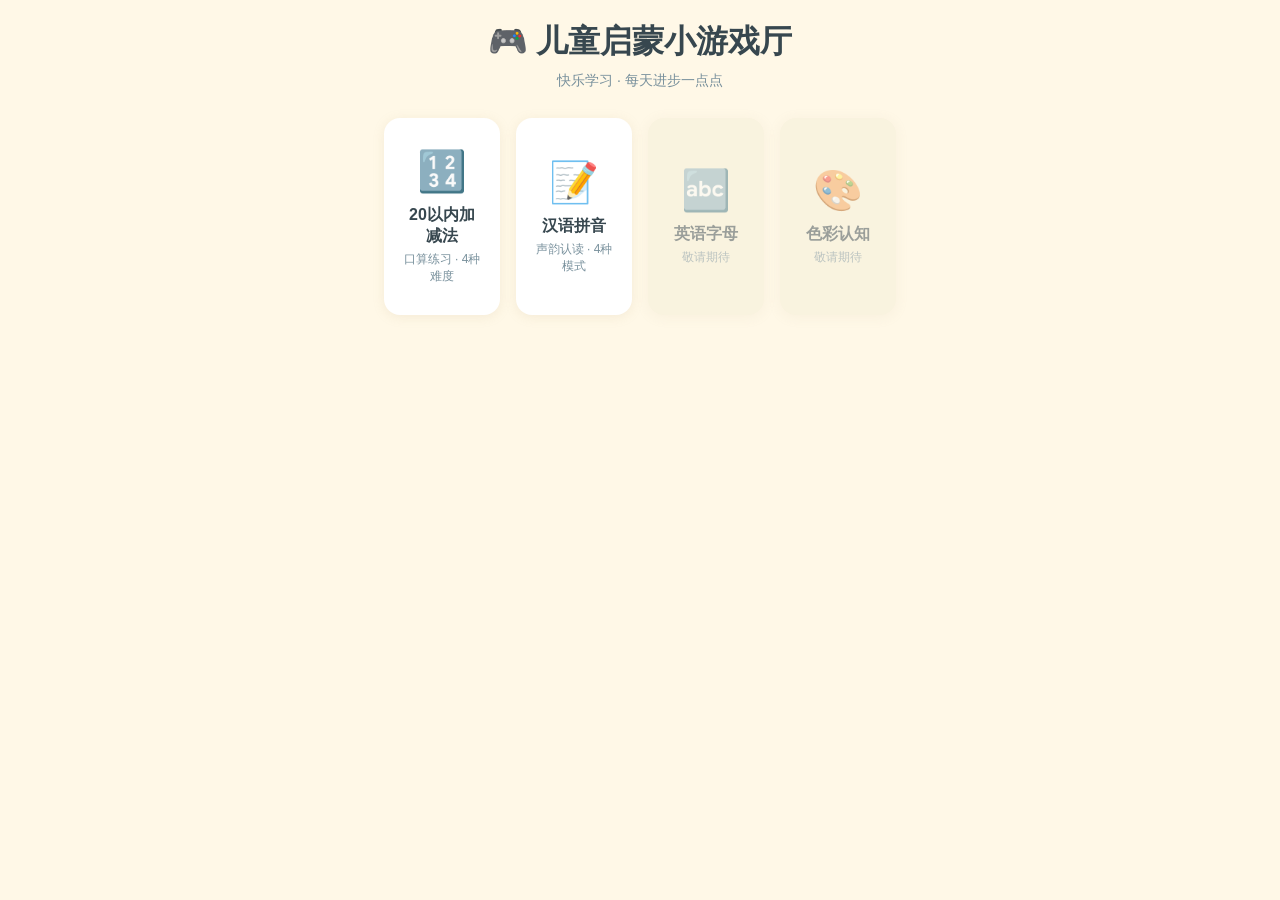
<file: index.html>
<!DOCTYPE html>
<html lang="zh-CN">
<head>
<meta charset="UTF-8">
<meta name="viewport" content="width=device-width, initial-scale=1.0, maximum-scale=1.0, user-scalable=no, viewport-fit=cover">
<meta name="theme-color" content="#FFF8E7">
<title>儿童启蒙小游戏厅</title>
<link rel="stylesheet" href="assets/style.css">
</head>
<body>
  <div class="lobby">
    <h1 class="lobby-title">🎮 儿童启蒙小游戏厅</h1>
    <p class="lobby-sub">快乐学习 · 每天进步一点点</p>

    <div class="game-grid">
      <a href="math-game/index.html" class="game-card">
        <div class="game-icon">🔢</div>
        <div class="game-name">20以内加减法</div>
        <div class="game-desc">口算练习 · 4种难度</div>
      </a>

      <a href="pinyin-game/index.html" class="game-card">
        <div class="game-icon">📝</div>
        <div class="game-name">汉语拼音</div>
        <div class="game-desc">声韵认读 · 4种模式</div>
      </a>

      <div class="game-card disabled">
        <div class="game-icon">🔤</div>
        <div class="game-name">英语字母</div>
        <div class="game-desc">敬请期待</div>
      </div>

      <div class="game-card disabled">
        <div class="game-icon">🎨</div>
        <div class="game-name">色彩认知</div>
        <div class="game-desc">敬请期待</div>
      </div>
    </div>
  </div>

<script src="assets/game.js"></script>
<script>
"use strict";
// 首页只是导航,无需额外初始化
</script>
</body>
</html>
</file>
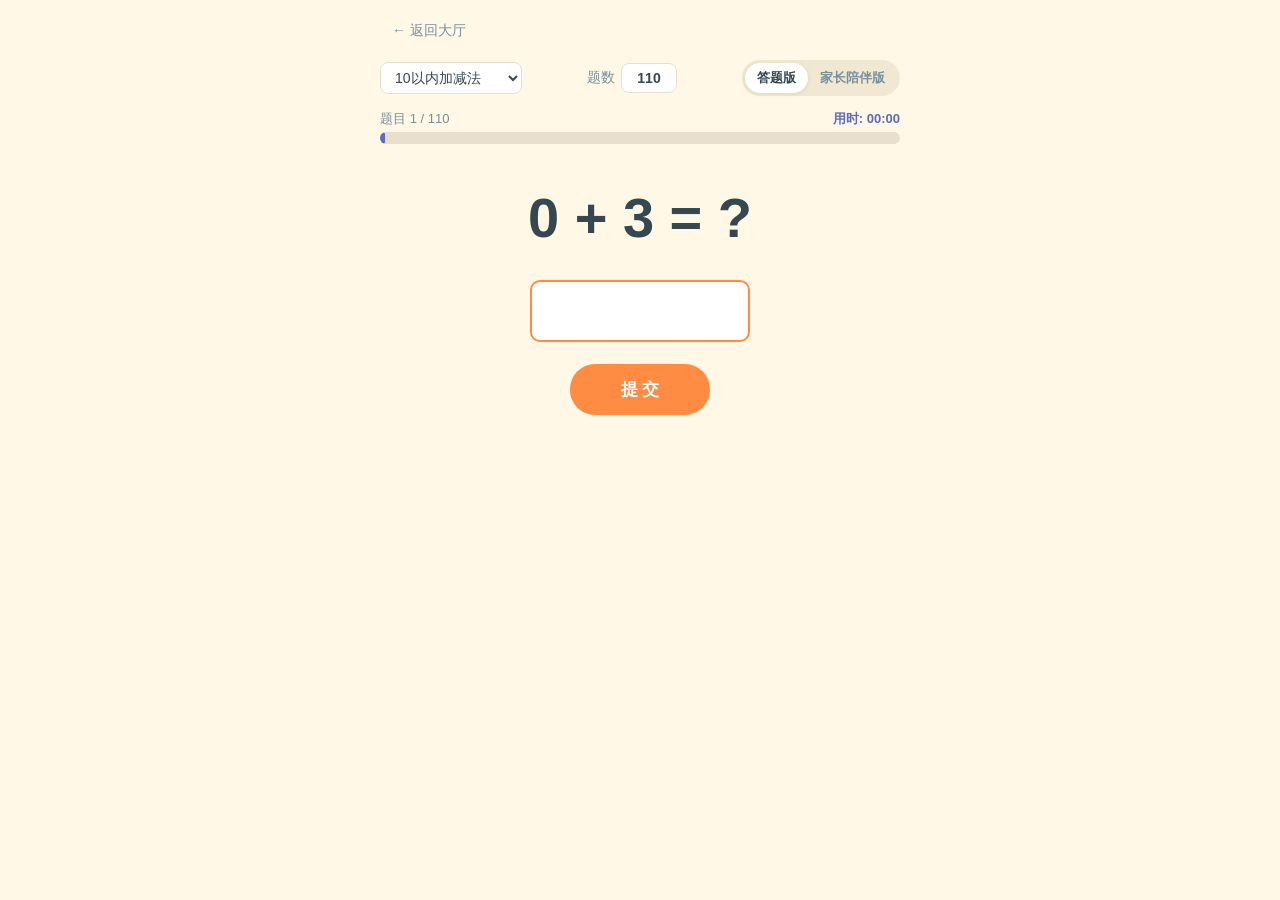
<file: math-game/index.html>
<!DOCTYPE html>
<html lang="zh-CN">
<head>
<meta charset="UTF-8">
<meta name="viewport" content="width=device-width, initial-scale=1.0, maximum-scale=1.0, user-scalable=no, viewport-fit=cover">
<meta name="theme-color" content="#FFF8E7">
<title>20以内加减法</title>
<link rel="stylesheet" href="../assets/style.css">
<style>
  /* 数学游戏特有样式 */
  .num-input {
    font-family: "Comic Sans MS", "Segoe UI", "Microsoft YaHei UI", sans-serif;
  }
  .q-display {
    font-family: "Comic Sans MS", "Segoe UI", "Microsoft YaHei UI", sans-serif;
  }
  /* 题数自定义 */
  .count-box {
    display: flex;
    align-items: center;
    gap: 6px;
    font-size: 14px;
    color: #78909C;
  }
  .count-input {
    width: 56px;
    padding: 6px 4px;
    font-family: inherit;
    font-size: 14px;
    font-weight: bold;
    text-align: center;
    color: #37474F;
    background: #FFFFFF;
    border: 1px solid #E8E0CC;
    border-radius: 8px;
    outline: none;
  }
  .count-input:focus { border-color: #FF8C42; }
  .count-note {
    font-size: 12px;
    color: #FF8C42;
    text-align: center;
    min-height: 1.2em;
    margin: -14px 0 12px;
  }
  /* 答题版 / 家长陪伴版 分段切换 */
  .top-controls { flex-wrap: wrap; gap: 8px; }
  .seg {
    display: inline-flex;
    background: #F0E8D2;
    border-radius: 18px;
    padding: 3px;
  }
  .seg-btn {
    font-family: inherit;
    font-size: 13px;
    font-weight: bold;
    color: #78909C;
    background: transparent;
    border: none;
    border-radius: 15px;
    padding: 6px 12px;
    cursor: pointer;
    transition: background 0.12s, color 0.12s;
    white-space: nowrap;
  }
  .seg-btn.active {
    background: #FFFFFF;
    color: #37474F;
    box-shadow: 0 1px 4px rgba(180, 160, 120, 0.25);
  }
  /* 家长陪伴版:隐藏输入框,放大算式并垂直居中 */
  .app.parent-mode .question {
    font-size: clamp(44px, 14vw, 68px);
    margin: 0;
    flex: 1;
    display: flex;
    align-items: center;
    justify-content: center;
  }
  .app.parent-mode .submit-row { margin-bottom: 28px; }
  .app.parent-mode .question.end-text {
    font-size: clamp(28px, 9vw, 40px);
  }
</style>
</head>
<body>
  <div class="app">
    <div class="top">
      <a href="../index.html" class="back-btn">← 返回大厅</a>
    </div>
    <div class="top top-controls">
      <select id="modeSelect" class="mode-select">
        <option value="10以内加减法" selected>10以内加减法</option>
        <option value="20以内加减法">20以内加减法</option>
        <option value="20以内进位加法">20以内进位加法</option>
        <option value="20以内退位减法">20以内退位减法</option>
      </select>
      <div class="count-box">
        题数
        <input id="countInput" class="count-input" type="text" inputmode="numeric"
               autocomplete="off" pattern="[0-9]*" maxlength="3" value="110">
      </div>
      <div class="seg" id="playSeg">
        <button id="segAnswer" class="seg-btn active" type="button">答题版</button>
        <button id="segParent" class="seg-btn" type="button">家长陪伴版</button>
      </div>
    </div>

    <div class="info">
      <div class="progress-info">题目 <span id="qIdx">1</span> / <span id="qTotal">110</span></div>
      <div class="time-info" id="timeInfo">用时: 00:00</div>
    </div>

    <div class="progress-bar">
      <div class="bar" id="bar" style="width:0%"></div>
    </div>

    <div class="count-note" id="countNote"></div>

    <div class="question q-display" id="question">17 + 3 = ?</div>

    <input id="answer" class="answer-input num-input" type="text" inputmode="numeric"
           autocomplete="off" pattern="[0-9]*" maxlength="3">

    <div class="submit-row">
      <button id="submitBtn" class="btn">提 交</button>
    </div>

    <div class="feedback" id="feedback"></div>

    <div class="bottom-row" id="bottomRow">
      <button id="restartBtn" class="btn green">再来一局</button>
      <button id="reviewBtn" class="btn blue">查看错题</button>
    </div>
  </div>

  <div class="modal-mask" id="modalMask">
    <div class="modal">
      <div class="modal-title" id="modalTitle">错题回顾</div>
      <div class="modal-list" id="modalList"></div>
      <div style="text-align:center;">
        <button id="modalCloseBtn" class="btn gray">关 闭</button>
      </div>
    </div>
  </div>

<script src="../assets/game.js"></script>
<script>
"use strict";

const Lib = window.GameLib;
const $ = Lib.$;
const randInt = Lib.randInt;
const AudioSystem = Lib.AudioSystem;
const FxSystem = Lib.FxSystem;
const TimerSystem = Lib.TimerSystem;
const ModalSystem = Lib.ModalSystem;
window.GameLib.bindGlobalEvents();

// ---- 数学游戏配置 ----
const CONFIG = {
  defaultCount: 110,      // 默认题目数
  minCount: 1,
  maxCount: 999,
};

const MODES = {
  "10以内加减法":   { max: 10, type: "any" },
  "20以内加减法":   { max: 20, type: "any" },
  "20以内进位加法": { max: 20, type: "carry_add" },
  "20以内退位减法": { max: 20, type: "borrow_sub" },
};

// ---- 状态 ----
const state = {
  mode: "10以内加减法",
  playMode: "answer",     // "answer"=答题版 | "parent"=家长陪伴版
  total: 0,               // 本局实际题目数
  questions: [],          // 本局题目(乱序、不重复)
  qIndex: 0,
  retries: 0,             // 当前题目答错次数
  wrongTimes: 0,          // 本局累计答错次数
  currentAnswer: 0,
  currentQText: "",
  gameOver: false,
  wrongList: [],          // 需要重做的题(首次答错)
  awaitingNext: false,
  startAt: 0,             // 本局开始时间戳(ms)
  elapsedMs: 0,           // 本局已用时长(ms)
  clockJob: null,         // 总时长刷新任务
};

// ---- DOM ----
const modeSelect = $("modeSelect");
const qIdxEl = $("qIdx");
const qTotalEl = $("qTotal");
const timeInfo = $("timeInfo");
const bar = $("bar");
const questionEl = $("question");
const answerEl = $("answer");
const submitBtn = $("submitBtn");
const feedbackEl = $("feedback");
const bottomRow = $("bottomRow");
const restartBtn = $("restartBtn");
const reviewBtn = $("reviewBtn");
const modalMask = $("modalMask");
const modalTitle = $("modalTitle");
const modalList = $("modalList");
const modalCloseBtn = $("modalCloseBtn");
const countInput = $("countInput");
const countNote = $("countNote");
const segAnswer = $("segAnswer");
const segParent = $("segParent");
const appEl = document.querySelector(".app");

// 切换 答题版 / 家长陪伴版 的界面表现
function applyPlayMode() {
  const parent = state.playMode === "parent";
  appEl.classList.toggle("parent-mode", parent);
  segAnswer.classList.toggle("active", !parent);
  segParent.classList.toggle("active", parent);
  submitBtn.textContent = parent ? "下一题 →" : "提 交";
  answerEl.style.display = parent ? "none" : "";
}

// ---- 生成某模式的全部不重复题目池 ----
function buildPool(modeName) {
  const cfg = MODES[modeName];
  const maxN = cfg.max;
  const t = cfg.type;
  const seen = new Set();
  const pool = [];
  function push(text, ans) {
    if (seen.has(text)) return;
    seen.add(text);
    pool.push({ text: text, answer: ans });
  }
  if (t === "any") {
    for (let a = 0; a <= maxN; a++) {
      for (let b = 0; a + b <= maxN; b++) {
        push(`${a} + ${b} = ?`, a + b);
      }
    }
    for (let a = 0; a <= maxN; a++) {
      for (let b = 0; b <= a; b++) {
        push(`${a} - ${b} = ?`, a - b);
      }
    }
  } else if (t === "carry_add") {
    // 进位加法:两个一位数相加,和满十(即需进位)
    for (let a = 1; a <= 9; a++) {
      for (let b = 10 - a; b <= 9; b++) {
        push(`${a} + ${b} = ?`, a + b);
      }
    }
  } else {
    // 退位减法:十几减一位数,个位不够减(即需退位)
    for (let u = 0; u <= 9; u++) {
      const a = 10 + u;
      for (let b = u + 1; b <= 9; b++) {
        push(`${a} - ${b} = ?`, a - b);
      }
    }
  }
  return pool;
}

// ---- 洗牌(Fisher-Yates) ----
function shuffle(arr) {
  const a = arr.slice();
  for (let i = a.length - 1; i > 0; i--) {
    const j = randInt(0, i);
    const tmp = a[i]; a[i] = a[j]; a[j] = tmp;
  }
  return a;
}

// ---- 初始化特效与弹窗 ----
FxSystem.init(questionEl, answerEl);
ModalSystem.init(modalMask, modalTitle, modalList, modalCloseBtn);

// ---- 游戏流程 ----
function newRound() {
  // 读取自定义题数
  let n = parseInt(countInput.value, 10);
  if (isNaN(n) || n < CONFIG.minCount) n = CONFIG.defaultCount;
  if (n > CONFIG.maxCount) n = CONFIG.maxCount;

  // 生成不重复题库,随机顺序,取前 n 道
  const pool = buildPool(state.mode);
  if (n > pool.length) {
    countNote.textContent = `该模式共有 ${pool.length} 道不重复题目,已自动调整为 ${pool.length} 题`;
    n = pool.length;
  } else {
    countNote.textContent = "";
  }
  countInput.value = n;

  state.total = n;
  state.questions = shuffle(pool).slice(0, n);
  state.qIndex = 0;
  state.retries = 0;
  state.wrongTimes = 0;
  state.wrongList = [];
  state.gameOver = false;
  state.awaitingNext = false;
  FxSystem.setGameOver(false);
  FxSystem.resetIdx();
  applyPlayMode();
  bottomRow.classList.remove("show");
  submitBtn.style.display = "";
  submitBtn.disabled = false;
  answerEl.disabled = false;
  qTotalEl.textContent = state.total;
  startClock();
  nextQuestion();
}

function nextQuestion() {
  if (state.qIndex >= state.total) {
    finish();
    return;
  }
  const q = state.questions[state.qIndex];
  state.qIndex++;
  qIdxEl.textContent = state.qIndex;
  feedbackEl.textContent = "";
  feedbackEl.className = "feedback";

  state.currentQText = q.text;
  state.currentAnswer = q.answer;
  // 家长陪伴版只出示算式本身,去掉末尾的 "= ?"
  questionEl.textContent = state.playMode === "parent"
    ? q.text.replace(/\s*=\s*\?\s*$/, "")
    : q.text;
  questionEl.classList.remove("end-text");

  answerEl.value = "";
  answerEl.disabled = false;
  answerEl.className = "answer-input num-input";
  if (state.playMode !== "parent") {
    setTimeout(() => { if (!state.gameOver) answerEl.focus(); }, 50);
  }

  // 进度条按已作答题目占比显示
  const ratio = state.total ? (state.qIndex / state.total) : 0;
  bar.style.width = (ratio * 100) + "%";
}

// ---- 总用时计时 ----
function fmtTime(ms) {
  const total = Math.floor(ms / 1000);
  const m = Math.floor(total / 60);
  const s = total % 60;
  return (m < 10 ? "0" + m : m) + ":" + (s < 10 ? "0" + s : s);
}

function startClock() {
  stopClock();
  state.startAt = Date.now();
  state.elapsedMs = 0;
  timeInfo.className = "time-info";
  timeInfo.textContent = "用时: 00:00";
  const tick = () => {
    if (state.gameOver) return;
    state.elapsedMs = Date.now() - state.startAt;
    timeInfo.textContent = "用时: " + fmtTime(state.elapsedMs);
    state.clockJob = setTimeout(tick, 500);
  };
  state.clockJob = setTimeout(tick, 500);
}

function stopClock() {
  if (state.clockJob) {
    clearTimeout(state.clockJob);
    state.clockJob = null;
  }
}

function submit() {
  if (state.gameOver || state.awaitingNext) return;

  // 家长陪伴版:系统不判定,直接下一题
  if (state.playMode === "parent") {
    nextQuestion();
    return;
  }

  const raw = answerEl.value.trim();
  if (raw === "") {
    feedbackEl.textContent = "请输入答案";
    feedbackEl.className = "feedback red";
    answerEl.focus();
    return;
  }
  if (!/^-?\d+$/.test(raw)) {
    feedbackEl.textContent = "请输入整数";
    feedbackEl.className = "feedback red";
    return;
  }
  const userAns = parseInt(raw, 10);

  if (userAns !== state.currentAnswer) {
    // 答错:只提醒,不提交,清空让用户重答
    state.wrongTimes++;
    if (state.retries === 0) {
      // 首次答错记录到错题本
      state.wrongList.push({
        q: state.currentQText,
        user: userAns,
        correct: state.currentAnswer,
      });
    }
    state.retries++;
    feedbackEl.textContent = "❌  答案不对,再想想~";
    feedbackEl.className = "feedback red";
    AudioSystem.wrong();
    FxSystem.triggerWrong();
    answerEl.value = "";
    answerEl.focus();
    return;
  }

  // 答对:提交,进入下一题
  state.awaitingNext = true;
  feedbackEl.textContent = "✅  正确!";
  feedbackEl.className = "feedback green";
  AudioSystem.correct();
  FxSystem.triggerCorrect();
  answerEl.disabled = true;
  const resumeDelay = 1000;
  setTimeout(() => {
    state.awaitingNext = false;
    state.retries = 0;
    nextQuestion();
  }, resumeDelay);
}

function finish() {
  state.gameOver = true;
  FxSystem.setGameOver(true);
  stopClock();
  // 定格最终用时
  state.elapsedMs = Date.now() - state.startAt;
  const durationStr = fmtTime(state.elapsedMs);
  FxSystem.clearAll();
  questionEl.textContent = "练习结束";
  questionEl.classList.add("end-text");
  if (state.playMode === "parent") {
    // 家长陪伴版:无判定统计,只列题数和总用时
    feedbackEl.innerHTML = `共 ${state.total} 道题 · 总用时 ${durationStr}`;
  } else {
    const firstRight = state.total - state.wrongList.length;
    const percent = state.total ? Math.floor(firstRight / state.total * 100) : 0;
    let comment;
    if (percent >= 90) comment = "太棒了!";
    else if (percent >= 60) comment = "不错,继续努力!";
    else comment = "加油,多练习会更好!";
    feedbackEl.innerHTML =
      `一次答对 ${firstRight} / ${state.total}(${percent}%)    ${comment}<br>` +
      `答错次数 ${state.wrongTimes}    总用时 ${durationStr}`;
  }
  feedbackEl.className = "feedback";
  timeInfo.textContent = "用时: " + durationStr;
  timeInfo.className = "time-info";
  bar.style.width = "100%";
  answerEl.disabled = true;
  submitBtn.style.display = "none";
  bottomRow.classList.add("show");
  if (state.playMode === "parent") {
    reviewBtn.textContent = "查看题目列表";
    reviewBtn.style.display = "";
  } else {
    reviewBtn.textContent = "查看错题";
    reviewBtn.style.display = state.wrongList.length > 0 ? "" : "none";
  }
}

// 家长陪伴版:按出题顺序列出本局全部算式及答案
function showAllQuestions() {
  modalTitle.textContent = "题目列表  (共 " + state.questions.length + " 题)";
  modalList.innerHTML = "";
  state.questions.forEach((q, i) => {
    const div = document.createElement("div");
    div.className = "modal-item";
    div.innerHTML =
      '<div class="modal-item-q">' + (i + 1) + '.  ' + q.text.replace(/\s*=\s*\?\s*$/, "") + '</div>' +
      '<div class="modal-item-a" style="color:#4CAF50;">答案: ' + q.answer + '</div>';
    modalList.appendChild(div);
  });
  modalMask.classList.add("show");
}

// ---- 事件绑定 ----
submitBtn.addEventListener("click", () => { AudioSystem.ensure(); submit(); });
answerEl.addEventListener("keydown", (e) => {
  if (e.key === "Enter") {
    e.preventDefault();
    AudioSystem.ensure();
    submit();
  }
});
answerEl.addEventListener("input", (e) => {
  const v = e.target.value;
  const cleaned = v.replace(/[^\d]/g, "");
  if (v !== cleaned) e.target.value = cleaned;
});
modeSelect.addEventListener("change", () => {
  state.mode = modeSelect.value;
  newRound();
});
// 题数输入:只允许数字;回车或失焦时以新题数开始新一局
countInput.addEventListener("input", (e) => {
  const v = e.target.value;
  const cleaned = v.replace(/[^\d]/g, "");
  if (v !== cleaned) e.target.value = cleaned;
});
countInput.addEventListener("keydown", (e) => {
  if (e.key === "Enter") {
    e.preventDefault();
    // 失焦触发 change 事件,由 change 统一重开一局
    countInput.blur();
    answerEl.focus();
  }
});
countInput.addEventListener("change", () => { newRound(); });
restartBtn.addEventListener("click", () => { AudioSystem.ensure(); newRound(); });
reviewBtn.addEventListener("click", () => {
  if (state.playMode === "parent") showAllQuestions();
  else ModalSystem.showWrong(state.wrongList);
});
// 分段控件:切换答题版/家长陪伴版,立即重开一局
segAnswer.addEventListener("click", () => {
  if (state.playMode === "answer") return;
  state.playMode = "answer";
  newRound();
});
segParent.addEventListener("click", () => {
  if (state.playMode === "parent") return;
  state.playMode = "parent";
  newRound();
});
// 家长陪伴版没有输入框,回车键直接下一题(电脑端快速过题)
// 注意:焦点在按钮上时回车会触发按钮原生 click,此处跳过避免重复前进;
// 焦点在题数输入框时回车用于重开一局,同样跳过。
document.addEventListener("keydown", (e) => {
  if (e.key !== "Enter" || state.playMode !== "parent") return;
  const el = document.activeElement;
  if (el === countInput || (el && el.tagName === "BUTTON")) return;
  e.preventDefault();
  submit();
});

// ---- 启动 ----
newRound();
</script>
</body>
</html>
</file>
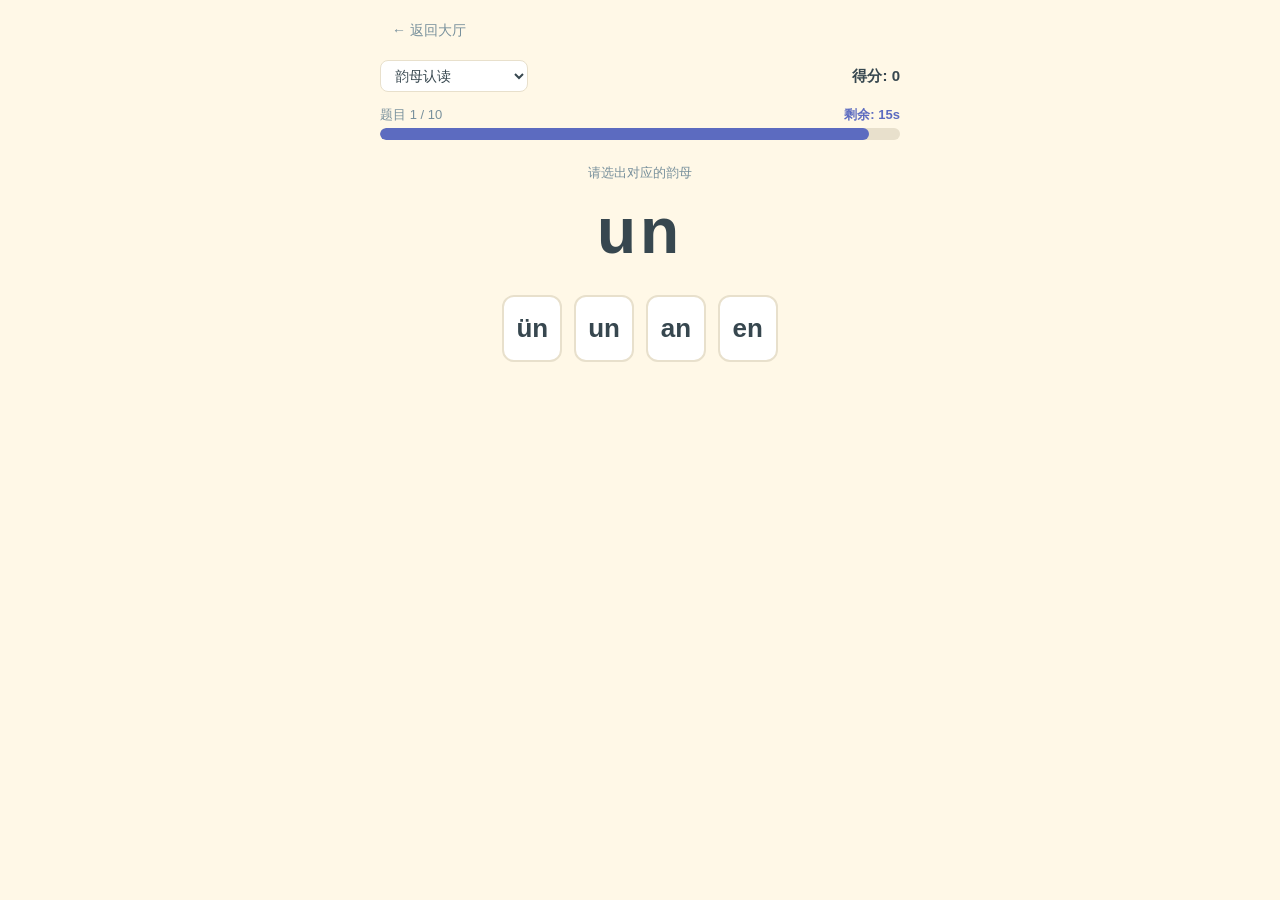
<file: pinyin-game/index.html>
<!DOCTYPE html>
<html lang="zh-CN">
<head>
<meta charset="UTF-8">
<meta name="viewport" content="width=device-width, initial-scale=1.0, maximum-scale=1.0, user-scalable=no, viewport-fit=cover">
<meta name="theme-color" content="#FFF8E7">
<title>汉语拼音练习</title>
<link rel="stylesheet" href="../assets/style.css">
<style>
  /* 拼音游戏特有样式 */
  .pinyin-display {
    font-family: "Comic Sans MS", "Segoe UI", "Microsoft YaHei UI", sans-serif;
    font-size: clamp(40px, 14vw, 64px);
    font-weight: bold;
    text-align: center;
    margin: 4px 0 24px;
    color: #37474F;
    min-height: 1.2em;
    letter-spacing: 4px;
  }
  .options {
    display: grid;
    grid-template-columns: repeat(2, 1fr);
    gap: 12px;
    margin-bottom: 20px;
    max-width: 360px;
    margin-left: auto;
    margin-right: auto;
  }
  .option-btn {
    padding: 16px 12px;
    font-family: "Comic Sans MS", "Segoe UI", "Microsoft YaHei UI", sans-serif;
    font-size: clamp(20px, 6vw, 26px);
    font-weight: bold;
    background: #FFFFFF;
    color: #37474F;
    border: 2px solid #E8E0CC;
    border-radius: 12px;
    cursor: pointer;
    transition: all 0.12s;
    text-align: center;
    min-height: 56px;
  }
  .option-btn:hover {
    border-color: #FF8C42;
    background: #FFF8E7;
  }
  .option-btn:active {
    transform: scale(0.97);
  }
  .option-btn.correct {
    border-color: #4CAF50;
    background: #E8F5E9;
    color: #4CAF50;
  }
  .option-btn.wrong {
    border-color: #F44336;
    background: #FFEBEE;
    color: #F44336;
  }
  .option-btn[disabled] {
    cursor: default;
    opacity: 0.7;
  }
  .pinyin-game .question { display: none; } /* 数学题样式不用 */
  .pinyin-game .answer-input { display: none; } /* 不用输入框 */
  .hint {
    text-align: center;
    font-size: 13px;
    color: #78909C;
    margin-bottom: 8px;
  }
  @media (min-width: 600px) {
    .options { grid-template-columns: repeat(4, 1fr); }
  }
</style>
</head>
<body>
  <div class="app pinyin-game">
    <div class="top">
      <a href="../index.html" class="back-btn">← 返回大厅</a>
    </div>
    <div class="top">
      <select id="modeSelect" class="mode-select">
        <option value="声母">声母认读</option>
        <option value="韵母" selected>韵母认读</option>
        <option value="整体认读">整体认读音节</option>
        <option value="完整拼音">完整拼音 → 汉字</option>
      </select>
      <div class="score-label">得分: <span id="score">0</span></div>
    </div>

    <div class="info">
      <div class="progress-info">题目 <span id="qIdx">1</span> / <span id="qTotal">10</span></div>
      <div class="time-info" id="timeInfo">剩余: 15s</div>
    </div>

    <div class="progress-bar">
      <div class="bar" id="bar"></div>
    </div>

    <div class="hint" id="hint">请选出正确的拼音</div>
    <div class="pinyin-display" id="pinyinDisplay">ā</div>

    <div class="options" id="options">
      <!-- 选项按钮由 JS 动态生成 -->
    </div>

    <div class="feedback" id="feedback"></div>

    <div class="bottom-row" id="bottomRow">
      <button id="restartBtn" class="btn green">再来一局</button>
      <button id="reviewBtn" class="btn blue">查看错题</button>
    </div>
  </div>

  <div class="modal-mask" id="modalMask">
    <div class="modal">
      <div class="modal-title" id="modalTitle">错题回顾</div>
      <div class="modal-list" id="modalList"></div>
      <div style="text-align:center;">
        <button id="modalCloseBtn" class="btn gray">关 闭</button>
      </div>
    </div>
  </div>

<script src="../assets/game.js"></script>
<script>
"use strict";

const Lib = window.GameLib;
const $ = Lib.$;
const randInt = Lib.randInt;
const AudioSystem = Lib.AudioSystem;
const FxSystem = Lib.FxSystem;
const TimerSystem = Lib.TimerSystem;
const ModalSystem = Lib.ModalSystem;
window.GameLib.bindGlobalEvents();

// ---- 拼音题库 ----
const PINYIN_DATA = {
  "声母": {
    hint: "请选出对应的声母",
    questions: [
      { display: "b", options: ["b", "p", "m", "f"], answer: "b" },
      { display: "p", options: ["b", "p", "m", "f"], answer: "p" },
      { display: "m", options: ["b", "p", "m", "f"], answer: "m" },
      { display: "f", options: ["b", "p", "m", "f"], answer: "f" },
      { display: "d", options: ["d", "t", "n", "l"], answer: "d" },
      { display: "t", options: ["d", "t", "n", "l"], answer: "t" },
      { display: "n", options: ["d", "t", "n", "l"], answer: "n" },
      { display: "l", options: ["d", "t", "n", "l"], answer: "l" },
      { display: "g", options: ["g", "k", "h", "j"], answer: "g" },
      { display: "k", options: ["g", "k", "h", "j"], answer: "k" },
      { display: "h", options: ["g", "k", "h", "j"], answer: "h" },
      { display: "j", options: ["j", "q", "x", "zh"], answer: "j" },
      { display: "q", options: ["j", "q", "x", "zh"], answer: "q" },
      { display: "x", options: ["j", "q", "x", "zh"], answer: "x" },
      { display: "zh", options: ["zh", "ch", "sh", "r"], answer: "zh" },
      { display: "ch", options: ["zh", "ch", "sh", "r"], answer: "ch" },
      { display: "sh", options: ["zh", "ch", "sh", "r"], answer: "sh" },
      { display: "r", options: ["zh", "ch", "sh", "r"], answer: "r" },
      { display: "z", options: ["z", "c", "s", "y"], answer: "z" },
      { display: "c", options: ["z", "c", "s", "y"], answer: "c" },
      { display: "s", options: ["z", "c", "s", "y"], answer: "s" },
      { display: "y", options: ["y", "w", "l", "n"], answer: "y" },
      { display: "w", options: ["y", "w", "l", "n"], answer: "w" },
    ],
  },
  "韵母": {
    hint: "请选出对应的韵母",
    questions: [
      { display: "a", options: ["a", "o", "e", "i"], answer: "a" },
      { display: "o", options: ["a", "o", "e", "i"], answer: "o" },
      { display: "e", options: ["a", "o", "e", "i"], answer: "e" },
      { display: "i", options: ["i", "u", "ü", "er"], answer: "i" },
      { display: "u", options: ["i", "u", "ü", "er"], answer: "u" },
      { display: "ü", options: ["i", "u", "ü", "er"], answer: "ü" },
      { display: "er", options: ["er", "an", "en", "in"], answer: "er" },
      { display: "an", options: ["an", "en", "in", "un"], answer: "an" },
      { display: "en", options: ["an", "en", "in", "un"], answer: "en" },
      { display: "in", options: ["an", "en", "in", "un"], answer: "in" },
      { display: "un", options: ["an", "en", "un", "ün"], answer: "un" },
      { display: "ün", options: ["an", "en", "un", "ün"], answer: "ün" },
      { display: "ang", options: ["ang", "eng", "ing", "ong"], answer: "ang" },
      { display: "eng", options: ["ang", "eng", "ing", "ong"], answer: "eng" },
      { display: "ing", options: ["ang", "eng", "ing", "ong"], answer: "ing" },
      { display: "ong", options: ["ang", "eng", "ing", "ong"], answer: "ong" },
      { display: "ai", options: ["ai", "ei", "ui", "ao"], answer: "ai" },
      { display: "ei", options: ["ai", "ei", "ui", "ao"], answer: "ei" },
      { display: "ui", options: ["ai", "ei", "ui", "ao"], answer: "ui" },
      { display: "ao", options: ["ao", "ou", "iu", "ie"], answer: "ao" },
      { display: "ou", options: ["ao", "ou", "iu", "ie"], answer: "ou" },
      { display: "iu", options: ["ao", "ou", "iu", "ie"], answer: "iu" },
      { display: "ie", options: ["ie", "üe", "ai", "ei"], answer: "ie" },
      { display: "üe", options: ["ie", "üe", "ai", "ei"], answer: "üe" },
    ],
  },
  "整体认读": {
    hint: "请选出对应的整体认读音节",
    questions: [
      { display: "zhi", options: ["zhi", "chi", "shi", "ri"], answer: "zhi" },
      { display: "chi", options: ["zhi", "chi", "shi", "ri"], answer: "chi" },
      { display: "shi", options: ["zhi", "chi", "shi", "ri"], answer: "shi" },
      { display: "ri", options: ["zhi", "chi", "shi", "ri"], answer: "ri" },
      { display: "zi", options: ["zi", "ci", "si", "yi"], answer: "zi" },
      { display: "ci", options: ["zi", "ci", "si", "yi"], answer: "ci" },
      { display: "si", options: ["zi", "ci", "si", "yi"], answer: "si" },
      { display: "yi", options: ["yi", "wu", "yu", "ye"], answer: "yi" },
      { display: "wu", options: ["yi", "wu", "yu", "ye"], answer: "wu" },
      { display: "yu", options: ["yi", "wu", "yu", "ye"], answer: "yu" },
      { display: "ye", options: ["ye", "yue", "yuan", "yin"], answer: "ye" },
      { display: "yue", options: ["ye", "yue", "yuan", "yin"], answer: "yue" },
      { display: "yuan", options: ["yuan", "yin", "yun", "ying"], answer: "yuan" },
      { display: "yin", options: ["yuan", "yin", "yun", "ying"], answer: "yin" },
      { display: "yun", options: ["yuan", "yin", "yun", "ying"], answer: "yun" },
      { display: "ying", options: ["yuan", "yin", "yun", "ying"], answer: "ying" },
    ],
  },
  "完整拼音": {
    hint: "请选出对应汉字的拼音",
    questions: [
      { display: "妈", options: ["mā", "bā", "pā", "fā"], answer: "mā" },
      { display: "爸", options: ["bà", "mà", "pà", "fà"], answer: "bà" },
      { display: "米", options: ["mǐ", "bǐ", "pǐ", "fǐ"], answer: "mǐ" },
      { display: "花", options: ["huā", "kuā", "guā", "xuā"], answer: "huā" },
      { display: "哥", options: ["gē", "kē", "hē", "jē"], answer: "gē" },
      { display: "鸡", options: ["jī", "qī", "xī", "zhī"], answer: "jī" },
      { display: "兔", options: ["tù", "dù", "nù", "lù"], answer: "tù" },
      { display: "牛", options: ["niú", "liú", "diú", "tiú"], answer: "niú" },
      { display: "飞", options: ["fēi", "bēi", "pēi", "mēi"], answer: "fēi" },
      { display: "鱼", options: ["yú", "wú", "yǔ", "yǘ"], answer: "yú" },
      { display: "山", options: ["shān", "chān", "zhān", "rān"], answer: "shān" },
      { display: "水", options: ["shuǐ", "chuǐ", "zhuǐ", "ruǐ"], answer: "shuǐ" },
      { display: "日", options: ["rì", "zhì", "chì", "shì"], answer: "rì" },
      { display: "月", options: ["yuè", "yè", "yǚ", "yù"], answer: "yuè" },
      { display: "火", options: ["huǒ", "guǒ", "kuǒ", "duǒ"], answer: "huǒ" },
      { display: "风", options: ["fēng", "bēng", "pēng", "mēng"], answer: "fēng" },
    ],
  },
};

// ---- 配置 ----
const CONFIG = {
  totalQuestions: 10,
  secondsPerQuestion: 15,
  scoreCorrect: 10,
  scoreBonusMax: 5,
};

// ---- 状态 ----
const state = {
  mode: "韵母",
  qIndex: 0,
  score: 0,
  currentAnswer: "",
  currentQ: null,
  gameOver: false,
  wrongList: [],
  awaitingNext: false,
  shuffledQuestions: [],
  currentQText: "",
};

// ---- DOM ----
const modeSelect = $("modeSelect");
const scoreEl = $("score");
const qIdxEl = $("qIdx");
const qTotalEl = $("qTotal");
const timeInfo = $("timeInfo");
const bar = $("bar");
const pinyinDisplay = $("pinyinDisplay");
const hint = $("hint");
const optionsEl = $("options");
const feedbackEl = $("feedback");
const bottomRow = $("bottomRow");
const restartBtn = $("restartBtn");
const reviewBtn = $("reviewBtn");
const modalMask = $("modalMask");
const modalTitle = $("modalTitle");
const modalList = $("modalList");
const modalCloseBtn = $("modalCloseBtn");

qTotalEl.textContent = CONFIG.totalQuestions;

// ---- 初始化 ----
// 拼音游戏没有 question label,用 pinyinDisplay;没有 answer input
FxSystem.init(pinyinDisplay, null);
ModalSystem.init(modalMask, modalTitle, modalList, modalCloseBtn);

// ---- 工具 ----
function shuffle(arr) {
  const a = arr.slice();
  for (let i = a.length - 1; i > 0; i--) {
    const j = randInt(0, i);
    [a[i], a[j]] = [a[j], a[i]];
  }
  return a;
}

// ---- 游戏流程 ----
function newRound() {
  state.qIndex = 0;
  state.score = 0;
  state.wrongList = [];
  state.gameOver = false;
  state.awaitingNext = false;
  FxSystem.setGameOver(false);
  FxSystem.resetIdx();
  bottomRow.classList.remove("show");
  optionsEl.style.display = "";
  bottomRow.classList.remove("show");
  state.shuffledQuestions = shuffle(PINYIN_DATA[state.mode].questions);
  hint.textContent = PINYIN_DATA[state.mode].hint;
  updateScore();
  nextQuestion();
}

function nextQuestion() {
  if (state.qIndex >= CONFIG.totalQuestions) {
    finish();
    return;
  }
  state.qIndex++;
  qIdxEl.textContent = state.qIndex;
  feedbackEl.textContent = "";
  feedbackEl.className = "feedback";

  const q = state.shuffledQuestions[state.qIndex - 1 % state.shuffledQuestions.length];
  state.currentQ = q;
  state.currentAnswer = q.answer;
  state.currentQText = q.display;
  pinyinDisplay.textContent = q.display;

  // 构建选项
  optionsEl.innerHTML = "";
  const shuffledOptions = shuffle(q.options.slice());
  shuffledOptions.forEach((opt) => {
    const btn = document.createElement("button");
    btn.className = "option-btn";
    btn.textContent = opt;
    btn.addEventListener("click", () => handleAnswer(opt, btn));
    optionsEl.appendChild(btn);
  });

  timeInfo.classList.remove("warn", "blink");
  bar.style.width = "100%";
  bar.classList.remove("warn");

  TimerSystem.start(
    CONFIG.secondsPerQuestion,
    (left) => {
      const ratio = left / CONFIG.secondsPerQuestion;
      bar.style.width = (ratio * 100) + "%";
      timeInfo.textContent = `剩余: ${Math.ceil(left)}s`;
      if (left <= 5) {
        bar.classList.add("warn");
        timeInfo.classList.add("warn");
        timeInfo.classList.toggle("blink");
      } else {
        bar.classList.remove("warn");
        timeInfo.classList.remove("warn", "blink");
      }
    },
    () => timeout()
  );
}

function updateScore() { scoreEl.textContent = state.score; }

function handleAnswer(selected, btn) {
  if (state.gameOver || state.awaitingNext) return;
  TimerSystem.pause();
  state.awaitingNext = true;

  const isCorrect = selected === state.currentAnswer;

  // 禁用所有选项
  const allBtns = optionsEl.querySelectorAll(".option-btn");
  allBtns.forEach((b) => {
    b.disabled = true;
    if (b.textContent === state.currentAnswer) b.classList.add("correct");
    if (b === btn && !isCorrect) b.classList.add("wrong");
  });

  if (isCorrect) {
    let bonus = 0;
    if (TimerSystem.remaining > 0) {
      bonus = Math.round(CONFIG.scoreBonusMax * (TimerSystem.remaining / CONFIG.secondsPerQuestion));
      bonus = Math.max(0, Math.min(CONFIG.scoreBonusMax, bonus));
    }
    const got = CONFIG.scoreCorrect + bonus;
    state.score += got;
    feedbackEl.textContent = `✅  正确!  +${got} 分`;
    feedbackEl.className = "feedback green";
    AudioSystem.correct();
    FxSystem.triggerCorrect();
  } else {
    feedbackEl.textContent = `❌  错误!  正确答案:${state.currentAnswer}`;
    feedbackEl.className = "feedback red";
    state.wrongList.push({
      q: `选出 "${state.currentQText}" 的拼音`,
      user: selected,
      correct: state.currentAnswer,
    });
    AudioSystem.wrong();
    FxSystem.triggerWrong();
  }

  updateScore();
  const resumeDelay = isCorrect ? 1500 : 1800;
  setTimeout(() => {
    state.awaitingNext = false;
    nextQuestion();
  }, resumeDelay);
}

function timeout() {
  if (state.gameOver || state.awaitingNext) return;
  state.awaitingNext = true;
  const allBtns = optionsEl.querySelectorAll(".option-btn");
  allBtns.forEach((b) => {
    b.disabled = true;
    if (b.textContent === state.currentAnswer) b.classList.add("correct");
  });
  feedbackEl.textContent = `⏰  超时!  正确答案:${state.currentAnswer}`;
  feedbackEl.className = "feedback red";
  state.wrongList.push({
    q: `选出 "${state.currentQText}" 的拼音`,
    user: null,
    correct: state.currentAnswer,
  });
  AudioSystem.wrong();
  FxSystem.triggerWrong();
  setTimeout(() => {
    state.awaitingNext = false;
    nextQuestion();
  }, 1800);
}

function finish() {
  state.gameOver = true;
  FxSystem.setGameOver(true);
  TimerSystem.stop();
  FxSystem.clearAll();
  const full = CONFIG.totalQuestions * CONFIG.scoreCorrect;
  const percent = full ? Math.floor(state.score / full * 100) : 0;
  let comment;
  if (percent >= 90) comment = "太棒了!";
  else if (percent >= 60) comment = "不错,继续努力!";
  else comment = "加油,多练习会更好!";
  pinyinDisplay.textContent = "练习结束";
  feedbackEl.textContent = `总分 ${state.score} / ${full}    ${comment}`;
  feedbackEl.className = "feedback";
  timeInfo.textContent = "剩余: 0s";
  timeInfo.className = "time-info";
  bar.style.width = "0%";
  optionsEl.style.display = "none";
  bottomRow.classList.add("show");
  reviewBtn.style.display = state.wrongList.length > 0 ? "" : "none";
}

// ---- 事件绑定 ----
modeSelect.addEventListener("change", () => {
  state.mode = modeSelect.value;
  newRound();
});
restartBtn.addEventListener("click", () => { AudioSystem.ensure(); newRound(); });
reviewBtn.addEventListener("click", () => ModalSystem.showWrong(state.wrongList));

// ---- 启动 ----
newRound();
</script>
</body>
</html>
</file>
<file: assets/style.css>
/* ============ 儿童启蒙小游戏 - 共享样式 ============ */
* { box-sizing: border-box; margin: 0; padding: 0; -webkit-tap-highlight-color: transparent; }
html, body {
  height: 100%;
  font-family: "Microsoft YaHei UI", "Segoe UI", "PingFang SC", "Hiragino Sans GB", sans-serif;
  background: #FFF8E7;
  color: #37474F;
  overflow: hidden;
  user-select: none;
  -webkit-user-select: none;
}
body {
  display: flex;
  flex-direction: column;
  align-items: center;
  min-height: 100vh;
  min-height: 100dvh;
  padding: env(safe-area-inset-top) 20px env(safe-area-inset-bottom);
}
.app {
  width: 100%;
  max-width: 520px;
  height: 100%;
  display: flex;
  flex-direction: column;
  padding: 8px 0;
}

/* 顶部:难度+得分 */
.top {
  display: flex;
  justify-content: space-between;
  align-items: center;
  margin-bottom: 6px;
}
.mode-select {
  font-family: inherit;
  font-size: 14px;
  padding: 6px 10px;
  border: 1px solid #E8E0CC;
  border-radius: 8px;
  background: #FFFFFF;
  color: #37474F;
  cursor: pointer;
  outline: none;
}
.score-label {
  font-size: 15px;
  font-weight: bold;
  color: #37474F;
}

/* 进度信息 */
.info {
  display: flex;
  justify-content: space-between;
  align-items: center;
  margin: 8px 0 4px;
  font-size: 13px;
}
.progress-info { color: #78909C; }
.time-info {
  color: #5C6BC0;
  font-weight: bold;
  transition: color 0.1s;
}
.time-info.warn { color: #F44336; }
.time-info.blink { color: #FFF8E7 !important; }

/* 进度条 */
.progress-bar {
  height: 12px;
  background: #E8E0CC;
  border-radius: 6px;
  overflow: hidden;
  margin-bottom: 24px;
}
.bar {
  height: 100%;
  background: #5C6BC0;
  border-radius: 6px;
  width: 100%;
  transition: width 0.15s linear, background 0.2s;
}
.bar.warn { background: #F44336; }

/* 题目 */
.question {
  font-family: "Comic Sans MS", "Segoe UI", "Microsoft YaHei UI", sans-serif;
  font-size: clamp(36px, 12vw, 56px);
  font-weight: bold;
  text-align: center;
  margin: 4px 0 28px;
  color: #37474F;
  min-height: 1.2em;
  line-height: 1.2;
}

/* 输入框 */
.answer-input {
  display: block;
  margin: 0 auto 22px;
  width: 70%;
  max-width: 220px;
  padding: 10px 12px;
  font-family: "Comic Sans MS", "Segoe UI", "Microsoft YaHei UI", sans-serif;
  font-size: clamp(24px, 7vw, 30px);
  text-align: center;
  border: 2px solid #E8E0CC;
  border-radius: 10px;
  background: #FFFFFF;
  color: #37474F;
  outline: none;
  transition: border-color 0.15s;
}
.answer-input:focus { border-color: #FF8C42; }
.answer-input.green { border-color: #4CAF50; }
.answer-input.red { border-color: #F44336; }

/* 按钮 */
.btn {
  display: inline-block;
  padding: 12px 32px;
  font-family: inherit;
  font-size: 16px;
  font-weight: bold;
  color: #FFFFFF;
  background: #FF8C42;
  border: none;
  border-radius: 25px;
  cursor: pointer;
  transition: background 0.12s, transform 0.08s;
  -webkit-appearance: none;
  appearance: none;
  min-width: 140px;
}
.btn:hover { background: #FF7A2E; }
.btn:active { background: #E6691C; transform: scale(0.96); }
.btn.green { background: #4CAF50; }
.btn.green:hover { background: #43A047; }
.btn.green:active { background: #388E3C; }
.btn.blue { background: #5C6BC0; }
.btn.blue:hover { background: #3F51B5; }
.btn.blue:active { background: #303F9F; }
.btn.gray { background: #78909C; }
.btn.gray:hover { background: #607D8B; }
.btn.gray:active { background: #546E7A; }
.btn[disabled] { opacity: 0.55; cursor: default; transform: none; }
.submit-row {
  display: flex;
  justify-content: center;
  margin-bottom: 16px;
}
.bottom-row {
  display: none;
  justify-content: center;
  gap: 16px;
  margin-top: 8px;
  flex-wrap: wrap;
}
.bottom-row.show { display: flex; }

/* 反馈 */
.feedback {
  text-align: center;
  font-size: 15px;
  font-weight: bold;
  min-height: 1.5em;
  color: #37474F;
}
.feedback.green { color: #4CAF50; }
.feedback.red { color: #F44336; }

/* 弹窗 */
.modal-mask {
  display: none;
  position: fixed;
  inset: 0;
  background: rgba(0, 0, 0, 0.45);
  z-index: 1000;
  align-items: center;
  justify-content: center;
  padding: 20px;
}
.modal-mask.show { display: flex; }
.modal {
  background: #FFF8E7;
  border-radius: 14px;
  padding: 18px 18px 16px;
  width: 100%;
  max-width: 420px;
  max-height: 80vh;
  overflow-y: auto;
}
.modal-title {
  font-size: 17px;
  font-weight: bold;
  text-align: center;
  margin-bottom: 12px;
  color: #37474F;
}
.modal-list { margin-bottom: 14px; }
.modal-item {
  padding: 8px 12px;
  border-radius: 6px;
  margin-bottom: 6px;
}
.modal-item:nth-child(odd) { background: #FFFFFF; }
.modal-item:nth-child(even) { background: #F5EFD8; }
.modal-item-q {
  font-size: 14px;
  font-weight: bold;
  color: #37474F;
}
.modal-item-a {
  font-size: 13px;
  color: #F44336;
  margin-top: 2px;
}

/* 特效 canvas */
#fxCanvas {
  position: fixed;
  inset: 0;
  width: 100vw;
  height: 100vh;
  pointer-events: none;
  z-index: 900;
  display: none;
}
#fxCanvas.show { display: block; }

/* 动画 */
.shake { animation: shake 0.6s ease; }
@keyframes shake {
  0%, 100% { transform: translateX(0); }
  10% { transform: translateX(-18px); }
  25% { transform: translateX(16px); }
  40% { transform: translateX(-12px); }
  55% { transform: translateX(10px); }
  70% { transform: translateX(-6px); }
  85% { transform: translateX(4px); }
}
.shake-small { animation: shakeSmall 0.55s ease; }
@keyframes shakeSmall {
  0%, 100% { transform: translateX(0); }
  15% { transform: translateX(-8px); }
  30% { transform: translateX(6px); }
  45% { transform: translateX(-5px); }
  60% { transform: translateX(4px); }
  80% { transform: translateX(-3px); }
}

/* 哭脸气泡 */
.bubble {
  position: absolute;
  background: #FFFFFF;
  border: 2px solid #F44336;
  border-radius: 50%;
  padding: 8px 14px;
  color: #F44336;
  font-weight: bold;
  font-size: 16px;
  pointer-events: none;
  z-index: 950;
  transform: translate(-50%, -100%);
}
.bubble::after {
  content: "";
  position: absolute;
  bottom: -10px;
  left: 50%;
  transform: translateX(-50%);
  border: 6px solid transparent;
  border-top-color: #F44336;
}

/* 大对勾 */
.big-check {
  position: fixed;
  top: 50%;
  left: 50%;
  transform: translate(-50%, -50%);
  font-size: 100px;
  color: #4CAF50;
  font-weight: bold;
  z-index: 950;
  pointer-events: none;
  animation: bounce 0.7s ease;
}
@keyframes bounce {
  0% { transform: translate(-50%, -50%) scale(0.3); }
  25% { transform: translate(-50%, -50%) scale(1.3); }
  50% { transform: translate(-50%, -50%) scale(0.85); }
  75% { transform: translate(-50%, -50%) scale(1.1); }
  100% { transform: translate(-50%, -50%) scale(1); }
}

/* 题目状态文字 */
.end-text { font-size: clamp(28px, 9vw, 40px); }

/* 首页游戏大厅卡片 */
.lobby {
  width: 100%;
  max-width: 520px;
  padding: 20px 0;
}
.lobby-title {
  text-align: center;
  font-size: clamp(24px, 7vw, 32px);
  font-weight: bold;
  color: #37474F;
  margin-bottom: 8px;
}
.lobby-sub {
  text-align: center;
  color: #78909C;
  font-size: 14px;
  margin-bottom: 28px;
}
.game-grid {
  display: grid;
  grid-template-columns: repeat(2, 1fr);
  gap: 16px;
  padding: 0 4px;
}
.game-card {
  display: flex;
  flex-direction: column;
  align-items: center;
  justify-content: center;
  padding: 28px 16px;
  background: #FFFFFF;
  border-radius: 16px;
  text-decoration: none;
  color: #37474F;
  box-shadow: 0 2px 12px rgba(180, 160, 120, 0.15);
  transition: transform 0.12s, box-shadow 0.12s;
  cursor: pointer;
  border: 2px solid transparent;
  min-height: 160px;
}
.game-card:hover {
  transform: translateY(-3px);
  box-shadow: 0 6px 20px rgba(180, 160, 120, 0.25);
  border-color: #FF8C42;
}
.game-card:active { transform: translateY(-1px); }
.game-card.disabled {
  opacity: 0.5;
  pointer-events: none;
  background: #F5EFD8;
}
.game-icon {
  font-size: 40px;
  margin-bottom: 10px;
}
.game-name {
  font-size: 16px;
  font-weight: bold;
  text-align: center;
  margin-bottom: 4px;
}
.game-desc {
  font-size: 12px;
  color: #78909C;
  text-align: center;
}
.back-btn {
  display: inline-flex;
  align-items: center;
  gap: 4px;
  padding: 6px 12px;
  font-size: 14px;
  color: #78909C;
  text-decoration: none;
  margin-bottom: 8px;
  border-radius: 8px;
  transition: background 0.1s;
}
.back-btn:hover { background: #F5EFD8; color: #37474F; }

/* 大屏适配 */
@media (min-width: 600px) {
  .app { padding: 16px 0; }
  .question { font-size: 56px; }
  .answer-input { font-size: 30px; padding: 12px 14px; }
  .btn { padding: 14px 40px; font-size: 17px; }
  .game-grid { grid-template-columns: repeat(3, 1fr); }
}
@media (min-width: 800px) {
  .game-grid { grid-template-columns: repeat(4, 1fr); }
}
</file>
